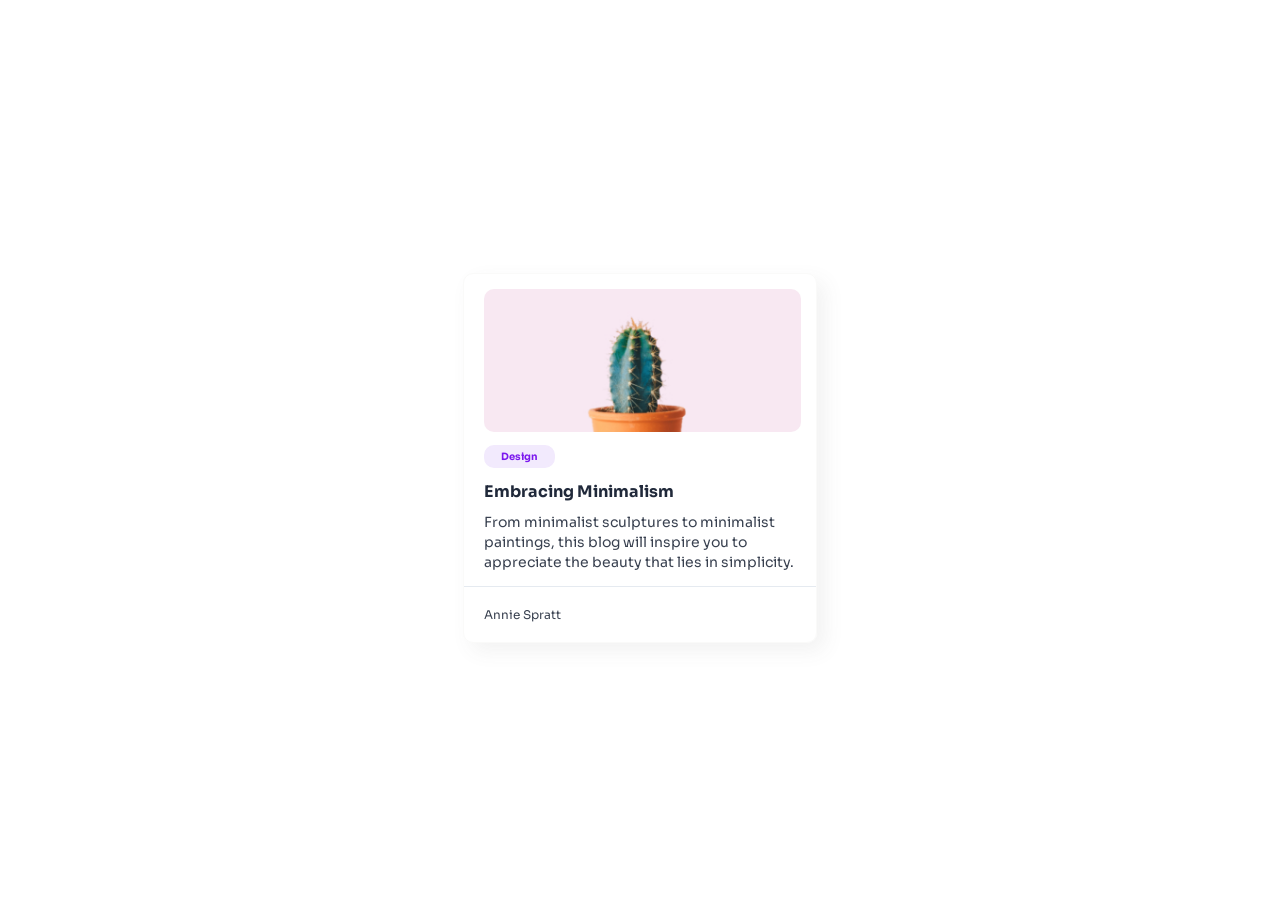
<file: DevChallenge-2/index.html>
<!doctype html>
<html lang="en">
  <head>
    <meta charset="UTF-8" />
    <meta name="viewport" content="width=device-width, initial-scale=1.0" />
    <title>Minimal-Blog Card</title>
    <link rel="preconnect" href="https://fonts.googleapis.com" />
    <link rel="preconnect" href="https://fonts.gstatic.com" crossorigin />
    <link
      href="https://fonts.googleapis.com/css2?family=Sora:wght@100..800&display=swap"
      rel="stylesheet"
    />
    <style>
      .page {
        font-family: "Sora", sans-serif;
        background-color: #ffffff;
        box-sizing: border-box;
        display: flex;
        justify-content: center;
        align-items: center;
        min-height: 100vh;
      }
      .card {
        width: 22em;
        height: 23em;
        border: 1px solid #fafaf9;
        box-shadow: 8px 8px 20px 0px rgba(85, 85, 85, 0.08);
        border-radius: 10px;
      }
      img {
        border-radius: 10px;
        width: 90%;
        margin: 15px 20px 5px;
      }
      #capsule {
        border: 2px solid #f2eafd;
        border-radius: 10px;
        font-size: 10px;
        display: inline-block;
        padding: 3px 15px;
        margin: 3px 20px;
        background-color: #f2eafd;
        color: #7c19ee;
      }
      .text {
        padding-left: 20px;
        margin-top: 5px;
      }
      .text p:first-child {
        color: #20293a;
        font-size: 16px;
        margin-top: 10px;
        margin-bottom: 0px;
      }
      .text p:nth-child(2) {
        color: #394150;
        font-size: 14px;
        margin-top: 10px;
        line-height: 20px;
      }
      hr {
        border: none;
        border-top: 1px solid #e5eaf0;
      }
      .author {
        color: #394150;
        padding-left: 20px;
        font-size: 12px;
        margin-top: 20px;
      }

      @media (max-width: 600px) {
        .card {
          width: 20em;
          height: 23em;
        }
      }
    </style>
  </head>
  <body>
    <div class="page">
      <div class="card">
        <img src="Cactus.jpg" alt="cactus" />
        <div id="capsule"><strong>Design</strong></div>
        <div class="text">
          <p><strong>Embracing Minimalism</strong></p>
          <p>
            From minimalist sculptures to minimalist paintings, this blog will
            inspire you to appreciate the beauty that lies in simplicity.
          </p>
        </div>
        <hr />
        <p class="author">Annie Spratt</p>
      </div>
    </div>
  </body>
</html>
</file>
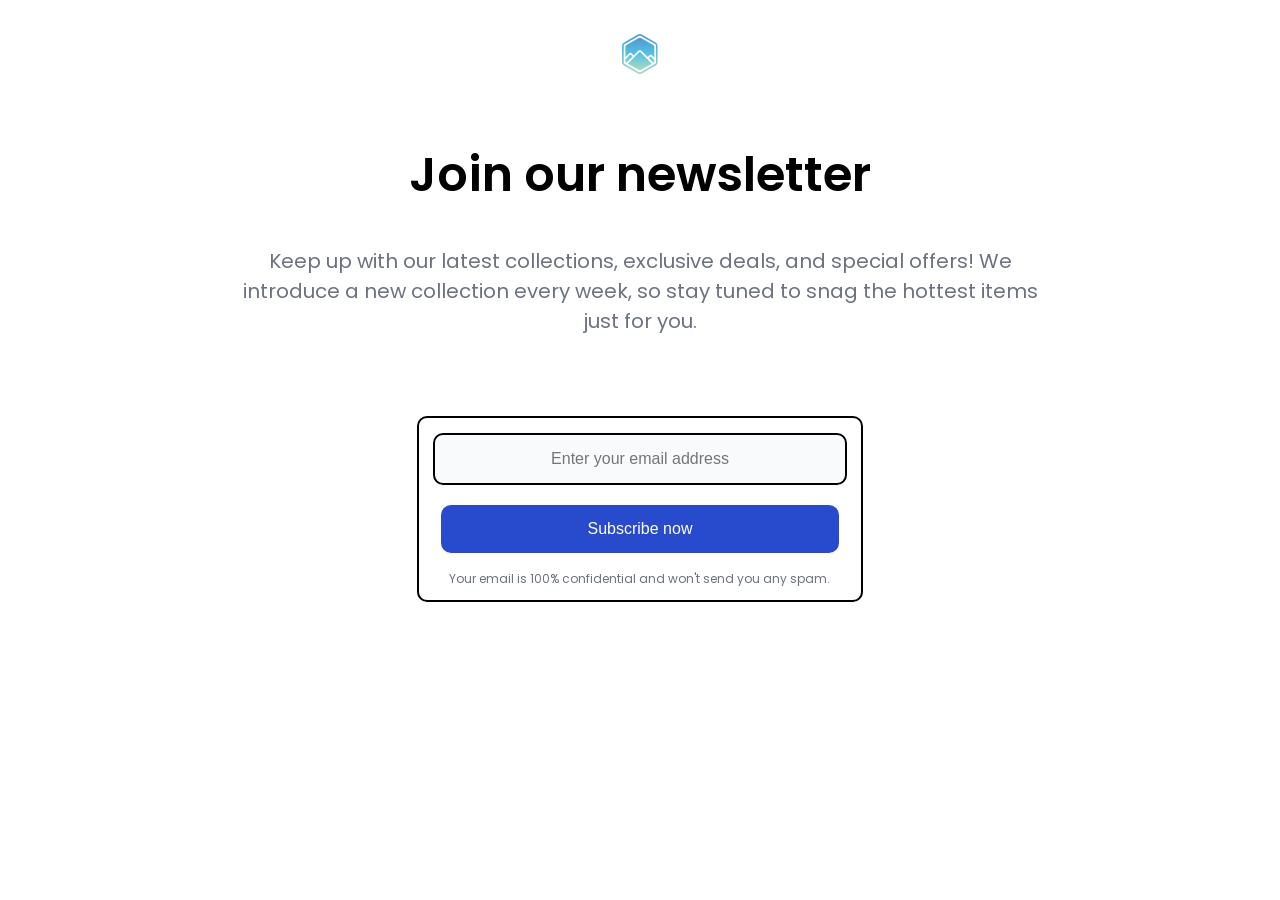
<file: DevChallenge-3/index.html>
<!doctype html>
<html lang="en">
  <head>
    <meta charset="UTF-8" />
    <meta name="viewport" content="width=device-width, initial-scale=1.0" />
    <title>Join our NewsLetter.</title>
    <link rel="preconnect" href="https://fonts.googleapis.com" />
    <link rel="preconnect" href="https://fonts.gstatic.com" crossorigin />
    <link
      href="https://fonts.googleapis.com/css2?family=Poppins:ital,wght@0,100;0,200;0,300;0,400;0,500;0,600;0,700;0,800;0,900;1,100;1,200;1,300;1,400;1,500;1,600;1,700;1,800;1,900&display=swap"
      rel="stylesheet"
    />
    <style>
      body {
        font-family: "Poppins", sans-serif;
        text-align: center;
      }
      img {
        padding: 20px;
      }
      h1 {
        padding: 0px;
        font-size: 48px;
        font-weight: 600;
      }
      article {
        color: #6c727f;
        font-size: 20px;
        font-weight: 400;
      }
      article p {
        padding: 3px 20px 40px 20px;
        margin: 10px auto;
        max-width: 800px;
      }
      .box {
        border: 2px solid black;
        border-radius: 10px;
        /* font-weight:400 ; */
        /* display: flex;
            align-items: center;
            justify-content: center; */
        width: 35%;
        height: 40%;
        margin: 40px auto;
      }
      input {
        border: 2px solid black;
        color: #394150;
        background-color: #f9fafb;
        padding: 15px 50px;
        margin: 15px 0px;
        text-align: center;
        font-size: 16px;
        font-weight: 500;
        border-radius: 10px;
        width: 70%;
      }
      #blue {
        border-radius: 10px;
        background-color: #284bce;
        color: #ffffff;
        border: none;
        font-size: 16px;
        padding: 15px 100px;
        margin: 5px 0px;
        width: 90%;
      }
      .box p {
        color: #6c727f;
        font-size: 12px;
      }
      @media (max-width: 768px) {
        h1 {
          font-size: 36px;
        }

        article p {
          margin: 10px 20px;
          padding: 3px 10px 30px;
        }

        .box {
          width: 90%;
          margin: 30px auto;
        }

        input {
          width: 90%;
          padding: 15px;
        }

        #blue {
          width: 90%;
          padding: 15px;
        }
      }
    </style>
  </head>
  <body>
    <img src="logo.svg" alt="logo" />
    <h1>Join our newsletter</h1>
    <article>
      <p>
        Keep up with our latest collections, exclusive deals, and special
        offers! We introduce a new collection every week, so stay tuned to snag
        the hottest items just for you.
      </p>
    </article>
    <div class="box">
      <input type="email" placeholder="Enter your email address" />
      <button id="blue">Subscribe now</button>
      <p>Your email is 100% confidential and won't send you any spam.</p>
    </div>
  </body>
</html>
</file>
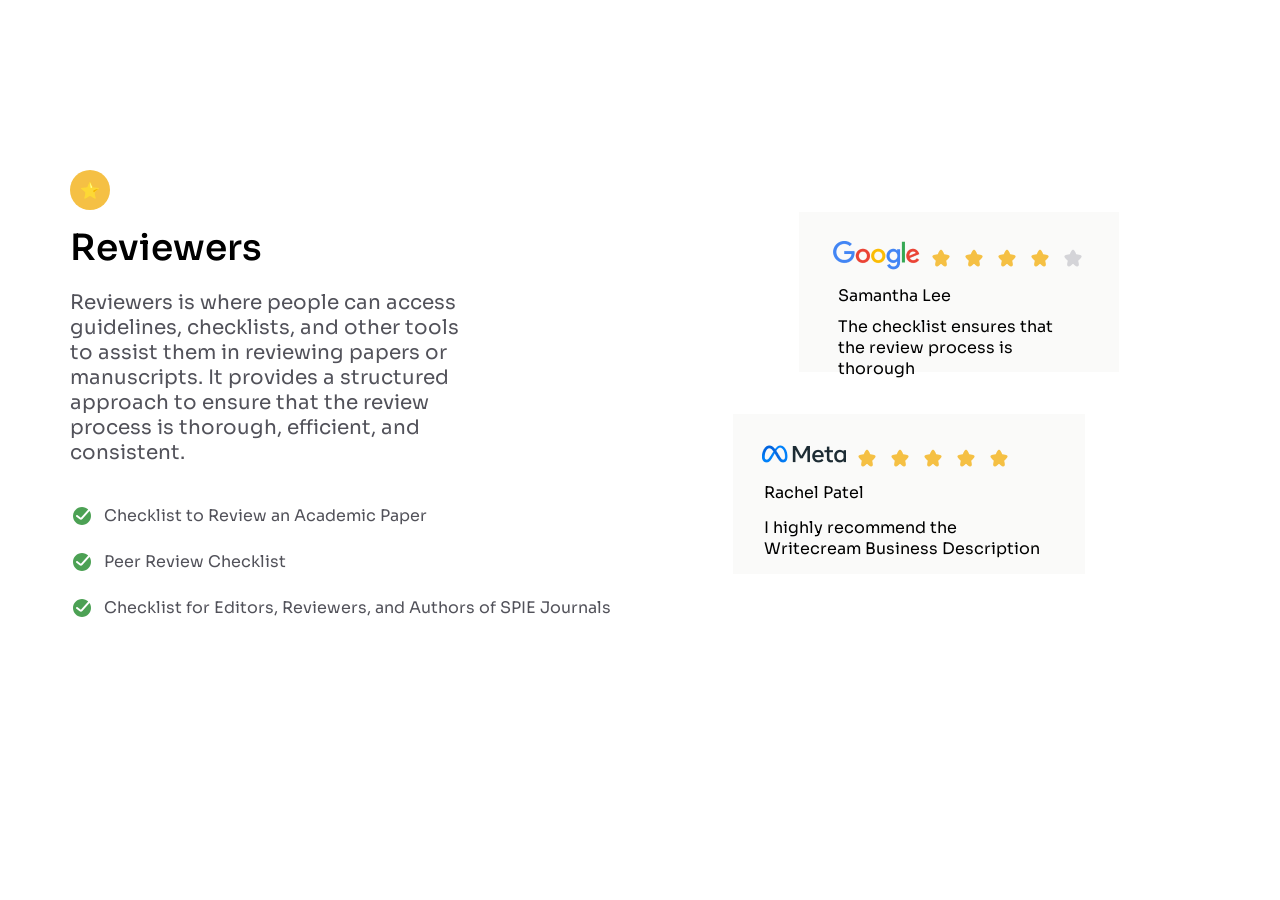
<file: DevChallenge-5/index.html>
<!doctype html>
<html lang="en">
  <head>
    <meta charset="UTF-8" />
    <meta name="viewport" content="width=device-width, initial-scale=1.0" />
    <title>Testimonial Page</title>
    <link rel="preconnect" href="https://fonts.googleapis.com" />
    <link rel="preconnect" href="https://fonts.gstatic.com" crossorigin />
    <link
      href="https://fonts.googleapis.com/css2?family=Sora:wght@100..800&display=swap"
      rel="stylesheet"
    />
    <style>
      * {
        padding: 0;
        margin: 0;
        box-sizing: border-box;
        font-family: "Sora", sans-serif;
      }
      .main {
        margin: 120px 20px;
        padding: 50px;
        display: flex;
        justify-content: space-between;
      }
      #circle {
        background-color: #f5c044;
        /*border: 2px solid #F5C044; */
        border-radius: 50%;
        padding: 7px;
        height: 40px;
        width: 40px;
        display: flex;
        align-items: center;
        justify-content: center;
      }
      #title {
        font-size: 36px;
        font-weight: 550;
        margin-top: 15px;
      }
      #body {
        color: #52525a;
        font-size: 20px;
        margin-top: 20px;
        width: 65%;
      }
      .list {
        margin-top: 30px;
        display: flex;
        flex-direction: column;
        gap: 5px;
      }
      .items {
        color: #52525a;
        display: flex;
        align-items: center;
      }
      span {
        padding: 10px;
      }
      .google {
        border: 4px solid #fafaf9;
        height: 10em;
        width: 20em;
        background-color: #fafaf9;
        padding: 25px;
        margin: 42px 91px;
      }
      .google p {
        margin: 10px;
      }
      .google img {
        margin-left: 5px;
      }
      .fb {
        border: 4px solid #fafaf9;
        height: 10em;
        width: 22em;
        background-color: #fafaf9;
        padding: 20px;
        margin: 18px 25px;
      }
      .fb p {
        padding: 7px;
      }
      .fb img {
        margin-left: 5px;
      }
    </style>
  </head>
  <body>
    <div class="main">
      <div class="left">
        <div id="circle">⭐️</div>
        <p id="title">Reviewers</p>
        <p id="body">
          Reviewers is where people can access guidelines, checklists, and other
          tools to assist them in reviewing papers or manuscripts. It provides a
          structured approach to ensure that the review process is thorough,
          efficient, and consistent.
        </p>
        <div class="list">
          <div class="items">
            <img src="Done_ring_round_fill.svg" alt="ring" />
            <span>Checklist to Review an Academic Paper</span>
          </div>
          <div class="items">
            <img src="Done_ring_round_fill.svg" alt="ring" />
            <span>Peer Review Checklist</span>
          </div>
          <div class="items">
            <img src="Done_ring_round_fill.svg" alt="ring" />
            <span
              >Checklist for Editors, Reviewers, and Authors of SPIE
              Journals</span
            >
          </div>
        </div>
      </div>
      <div class="right">
        <div class="google">
          <img src="google-png.png" alt="logo" />
          <img src="Star_fill.svg" alt="star" />
          <img src="Star_fill.svg" alt="star" />
          <img src="Star_fill.svg" alt="star" />
          <img src="Star_fill.svg" alt="star" />
          <img src="Star_fill_gray.svg" alt="gray" />
          <p>Samantha Lee</p>
          <p>The checklist ensures that the review process is thorough</p>
        </div>
        <div class="fb">
          <img src="meta-png.png" alt="fb" />
          <img src="Star_fill.svg" alt="star" />
          <img src="Star_fill.svg" alt="star" />
          <img src="Star_fill.svg" alt="star" />
          <img src="Star_fill.svg" alt="star" />
          <img src="Star_fill.svg" alt="star" />
          <p>Rachel Patel</p>
          <p>I highly recommend the Writecream Business Description</p>
        </div>
      </div>
    </div>
  </body>
</html>
</file>
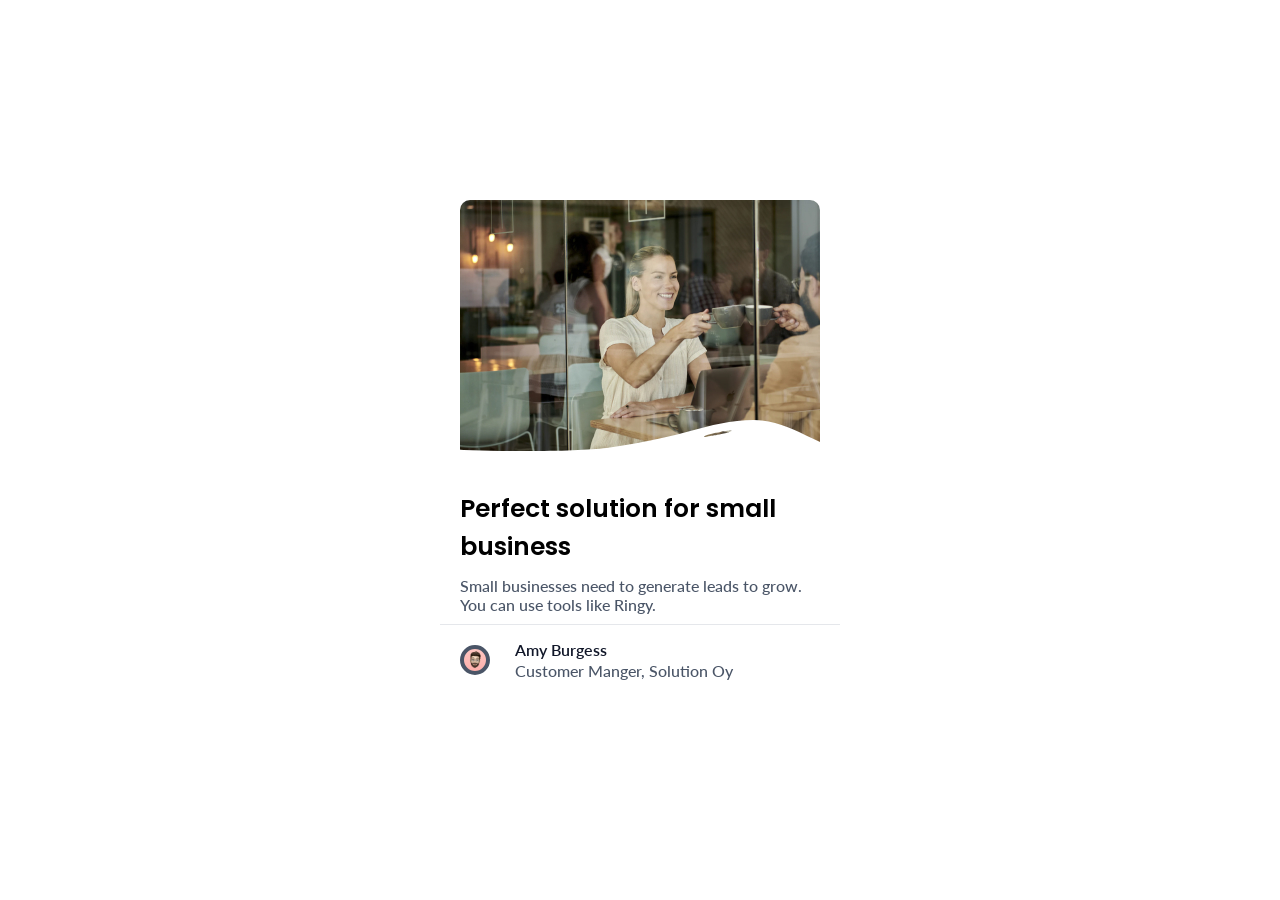
<file: DevChallenge-6/index.html>
<!doctype html>
<html lang="en">
  <head>
    <meta charset="UTF-8" />
    <meta name="viewport" content="width=device-width, initial-scale=1.0" />
    <title>Business Blog card</title>
    <link rel="stylesheet" href="style.css" />
    <link rel="preconnect" href="https://fonts.googleapis.com" />
    <link rel="preconnect" href="https://fonts.gstatic.com" crossorigin />
    <link
      href="https://fonts.googleapis.com/css2?family=Lato:ital,wght@0,100;0,300;0,400;0,700;0,900;1,100;1,300;1,400;1,700;1,900&display=swap"
      rel="stylesheet"
    />
    <link rel="preconnect" href="https://fonts.googleapis.com" />
    <link rel="preconnect" href="https://fonts.gstatic.com" crossorigin />
    <link
      href="https://fonts.googleapis.com/css2?family=Poppins:ital,wght@0,100;0,200;0,300;0,400;0,500;0,600;0,700;0,800;0,900;1,100;1,200;1,300;1,400;1,500;1,600;1,700;1,800;1,900&display=swap"
      rel="stylesheet"
    />
  </head>
  <body>
    <div class="card">
      <div class="white">
        <img src="white-overlay.svg" alt="design" />
        <div class="title">Perfect solution for small business</div>
        <div id="text">
          Small businesses need to generate leads to grow. You can use tools
          like Ringy.
        </div>
        <hr />
        <div class="contact">
            <div id="logo"></div>
        <div class="person">
            <p id="name">Amy Burgess</p>
          <p id="job">Customer Manger, Solution Oy</p>
        </div>
        </div>
      </div>
    </div>
  </body>
</html>
</file>
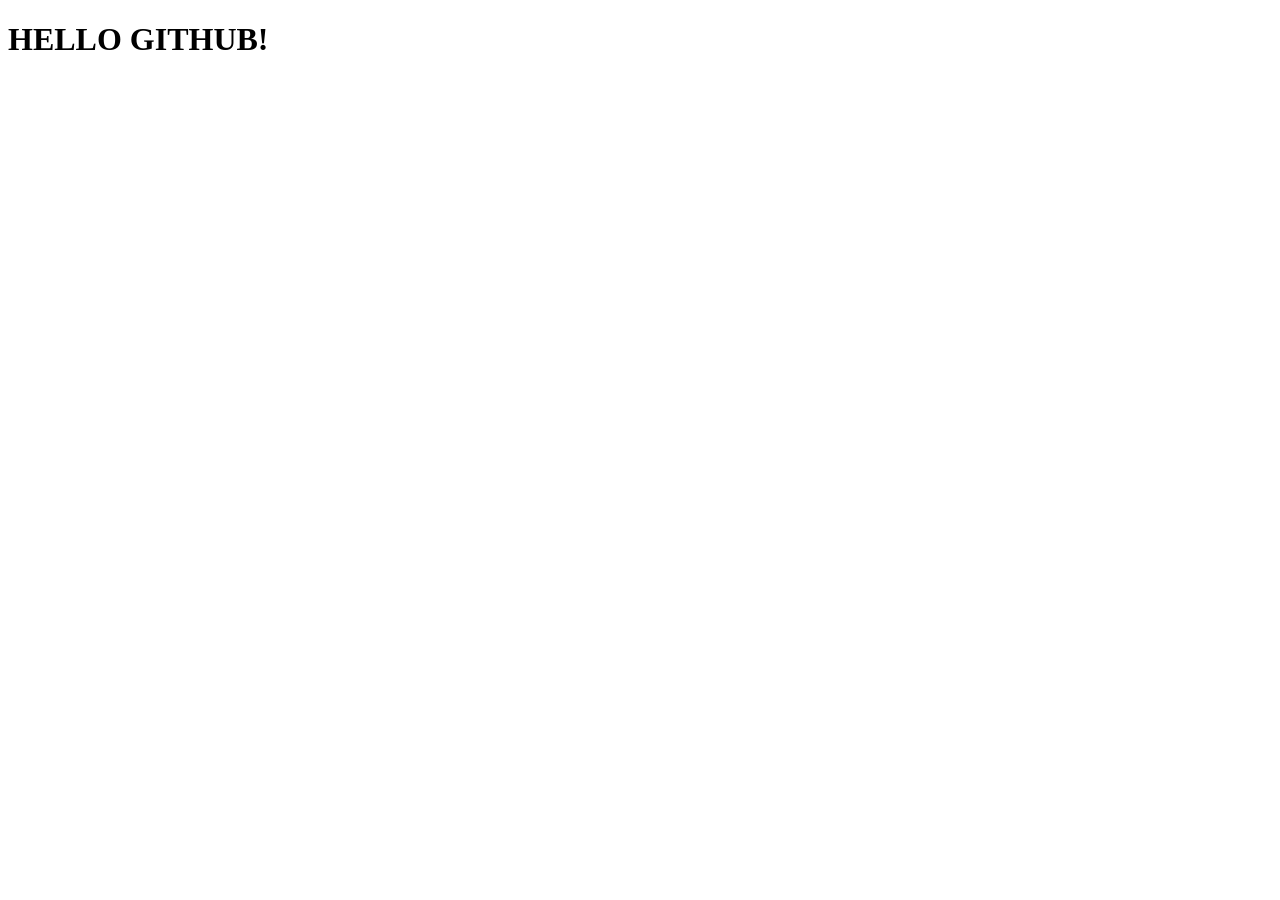
<file: HTML/index.html>
<!doctype html>
<html lang="en">
  <head>
    <meta charset="UTF-8" />
    <meta name="viewport" content="width=device-width, initial-scale=1.0" />
    <title>My HTML Practice</title>
  </head>
  <body>
    <h1>HELLO GITHUB!</h1>
  </body>
</html>
</file>
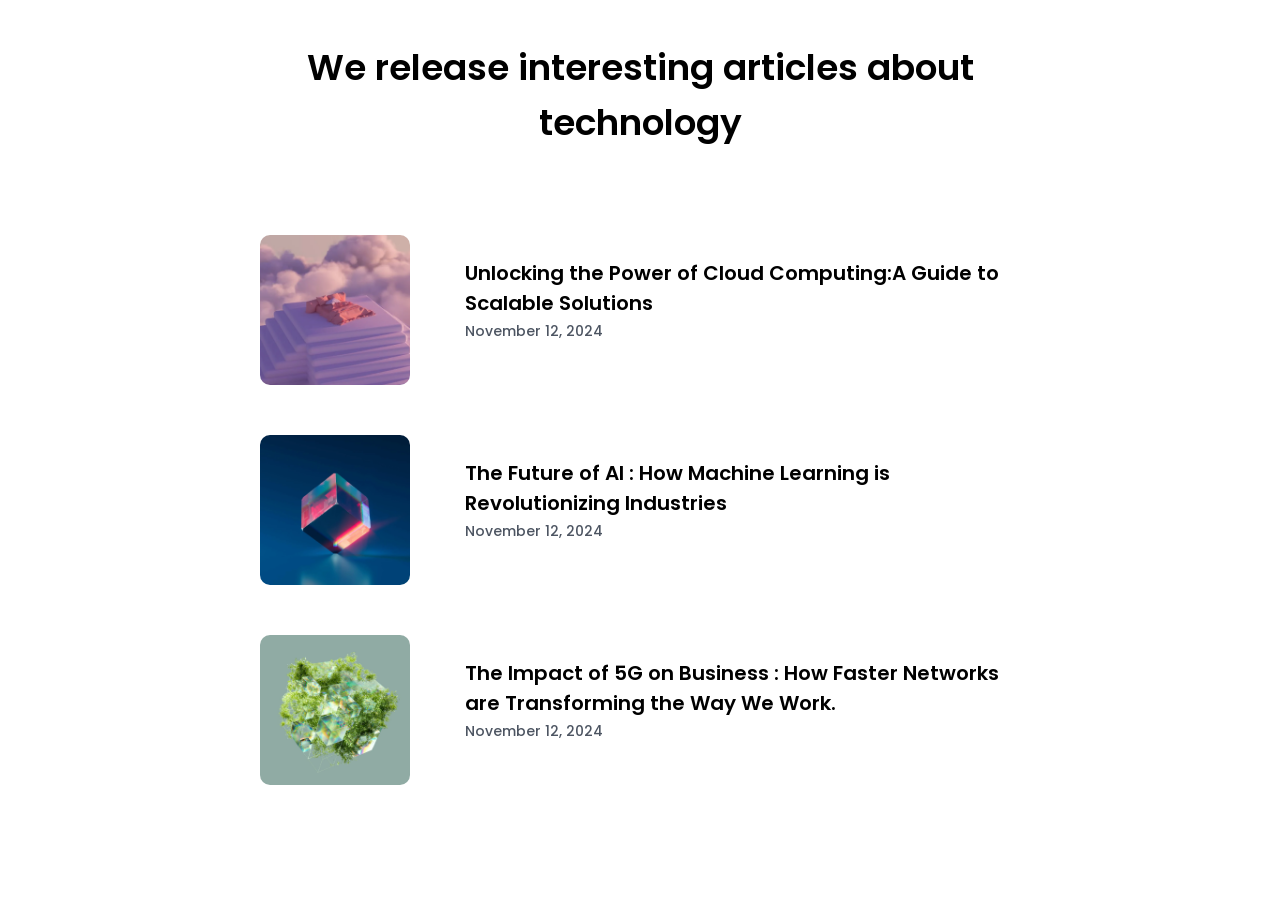
<file: Dev Challenges/DevChallenge-4/index.html>
<!doctype html>
<html lang="en">
  <head>
    <meta charset="UTF-8" />
    <meta name="viewport" content="width=device-width, initial-scale=1.0" />
    <title>Simple article Listing</title>
    <link rel="preconnect" href="https://fonts.googleapis.com" />
    <link rel="preconnect" href="https://fonts.gstatic.com" crossorigin />

    <link
      href="https://fonts.googleapis.com/css2?family=Poppins:ital,wght@0,100;0,200;0,300;0,400;0,500;0,600;0,700;0,800;0,900;1,100;1,200;1,300;1,400;1,500;1,600;1,700;1,800;1,900&display=swap"
      rel="stylesheet"
    />
    <style>
      * {
        padding: 0;
        margin: 0;
        box-sizing: border-box;
        font-family: "Poppins", sans-serif;
      }
      main p {
        color: #000000;
        text-align: center;
        font-size: 36px;
        font-weight: 600;
        max-width: 700px;
        margin: 40px auto;
        padding-bottom: 20px;
      }
      .art1 {
        display: flex;
        align-items: center;
        justify-content: center;
      }
      .art1 img {
        margin: 25px;
        border-radius: 10px;
      }
      .content {
        width: 550px;
        margin: 30px;
        padding-bottom: 20px;
        gap: 20px;
      }
      .content p {
        color: #000000;
        font-size: 20px;
        font-weight: 600;
      }
      .content span {
        color: #4d5562;
        font-size: 14px;
        font-weight: 500;
      }
      img {
        height: 150px;
        width: 150px;
      }
      @media (max-width: 700px) {
        .main {
          font-size: 28px;
          width: 90%;
        }

        .art1 {
          flex-direction: column;
          align-items: flex-start;
          gap: 15px;
        }

        .content {
          width: 100%;
        }

        .art1 img {
          width: 100%;
          height: auto;
        }
      }
    </style>
  </head>
  <body>
    <main>
      <p>We release interesting articles about technology</p>
    </main>
    <!--article-1-->
    <div class="art1">
      <img src="photo_1.png" alt="pic1" />
      <div class="content">
        <p>
          Unlocking the Power of Cloud Computing:A Guide to Scalable Solutions
        </p>
        <span>November 12, 2024</span>
      </div>
    </div>
    <div class="art1">
      <img src="photo_2.png" alt="pic2" />
      <div class="content">
        <p>
          The Future of AI : How Machine Learning is Revolutionizing Industries
        </p>
        <span>November 12, 2024</span>
      </div>
    </div>
    <div class="art1">
      <img src="photo_3.png" alt="pic3" />
      <div class="content">
        <p>
          The Impact of 5G on Business : How Faster Networks are Transforming
          the Way We Work.
        </p>
        <span>November 12, 2024</span>
      </div>
    </div>
  </body>
</html>
</file>
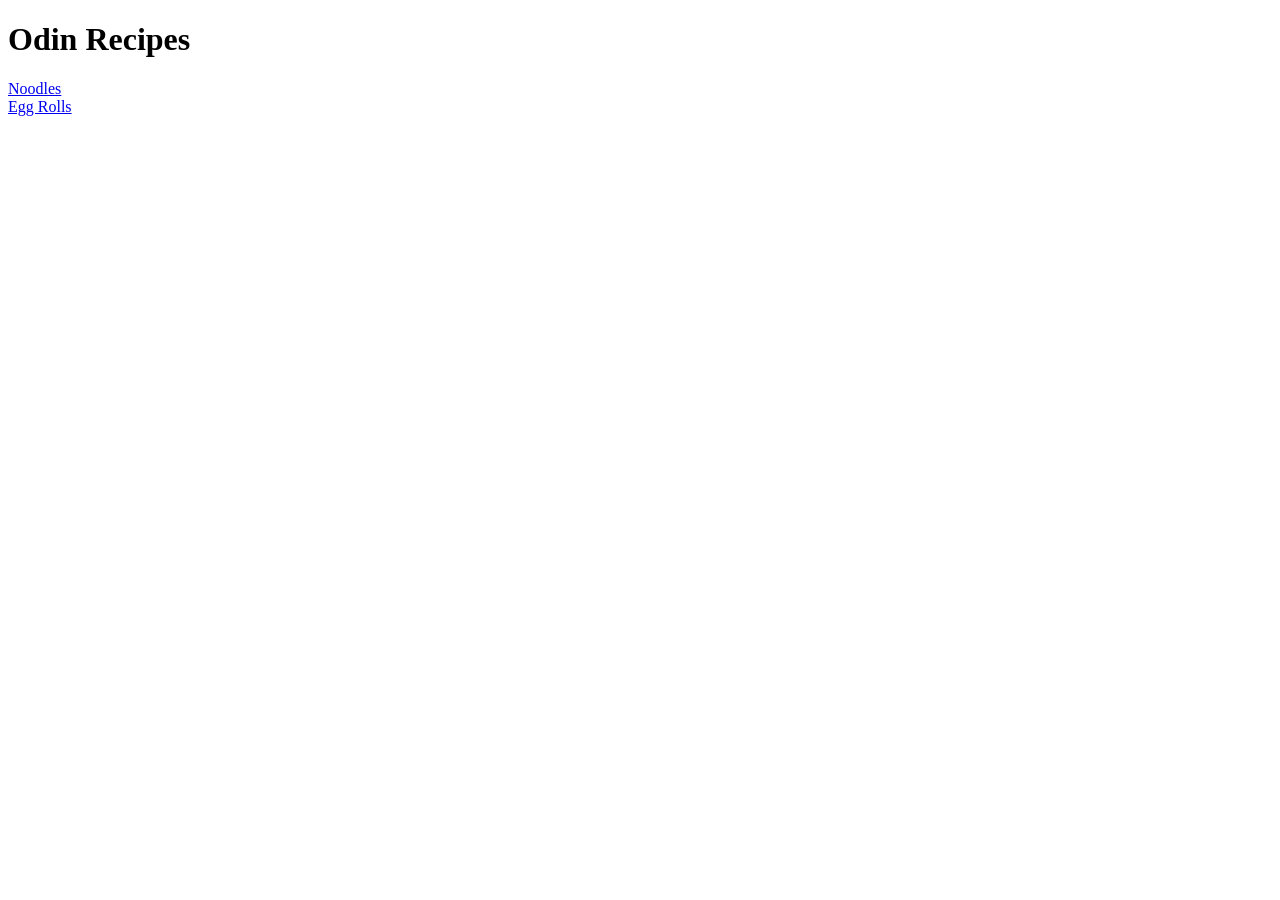
<file: HTML/odinrecipes/index.html>
<!DOCTYPE html>
<html lang="en">
<head>
    <meta charset="UTF-8">
    <meta name="viewport" content="width=device-width, initial-scale=1.0">
    <title>Document</title>
</head>
<body>
    <h1>Odin Recipes</h1>
    <a href="recipes/noodles.html">Noodles</a><br>
    <a href="recipes/eggrolls.html">Egg Rolls</a>
</body>
</html>
</file>
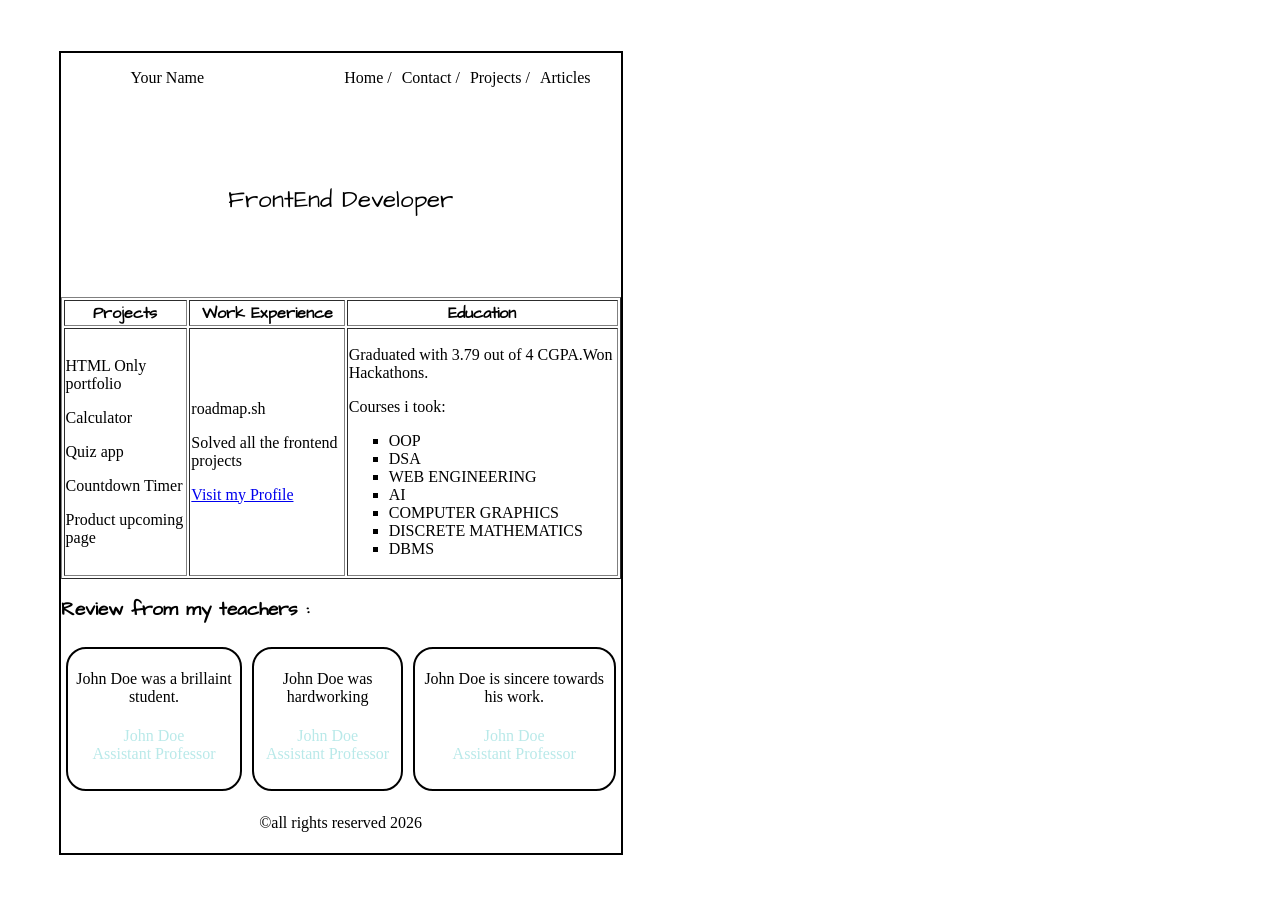
<file: HTML/basicWebsite.html>
<!doctype html>
<html lang="en">
  <head>
    <meta charset="UTF-8" />
    <meta name="viewport" content="width=device-width, initial-scale=1.0" />
    <title>Basic Website</title>
    <link rel="preconnect" href="https://fonts.googleapis.com" />
    <link rel="preconnect" href="https://fonts.gstatic.com" crossorigin />
    <link
      href="https://fonts.googleapis.com/css2?family=Architects+Daughter&display=swap"
      rel="stylesheet"
    />
    <style>
      .box {
        border: 2px solid black;
        width: 35em;
        height: 50em;
        justify-self: center;
        margin: 4%;
      }
      nav {
        display: flex;
        justify-content: space-between;
        align-items: center;
        padding: 0 30px;
      }
      .right {
        display: flex;
        gap: 10px;
      }
      ul {
        list-style: none;
      }
      .left {
        margin-right: auto;
      }
      .up h2 {
        font-family: "Architects Daughter", cursive;
        font-weight: 400;
        text-align: center;
        margin: 80px;
      }
      #table {
        list-style: square;
      }
      .middle {
        margin-top: 80px;
      }
      .down {
        display: flex;
      }
      .card {
        border: 2px solid black;
        border-radius: 20px;
        padding: 5px;
        margin: 5px;
        text-align: center;
      }
      #john {
        /* text-align: left; */
        padding: 5px;
        color: #b9e9e9;
      }
      footer {
        text-align: center;
      }
    </style>
  </head>
  <body>
    <div class="box">
      <div class="up">
        <nav>
          <ul class="left">
            <li>Your Name</li>
          </ul>
          <ul class="right">
            <li>Home /</li>
            <li>Contact /</li>
            <li>Projects /</li>
            <li>Articles</li>
          </ul>
        </nav>
        <h2>FrontEnd Developer</h2>
      </div>
      <div class="middle">
        <table border="1">
          <tr
            style="font-family: Architects Daughter"
            ,
            cursive;
            font-weight:
            400;
          >
            <th>Projects</th>
            <th>Work Experience</th>
            <th>Education</th>
          </tr>
          <tr>
            <td>
              <p>HTML Only portfolio</p>
              <p>Calculator</p>
              <p>Quiz app</p>
              <p>Countdown Timer</p>
              <p>Product upcoming page</p>
            </td>
            <td>
              <p>roadmap.sh</p>
              <p>Solved all the frontend projects</p>
              <p><a href="#">Visit my Profile</a></p>
            </td>
            <td>
              <p>Graduated with 3.79 out of 4 CGPA.Won Hackathons.</p>
              <p>Courses i took:</p>
              <ul id="table">
                <li>OOP</li>
                <li>DSA</li>
                <li>WEB ENGINEERING</li>
                <li>AI</li>
                <li>COMPUTER GRAPHICS</li>
                <li>DISCRETE MATHEMATICS</li>
                <li>DBMS</li>
              </ul>
            </td>
          </tr>
        </table>
      </div>
      <h3 style="font-family: Architects Daughter" , cursive;>
        Review from my teachers :
      </h3>
      <div class="down">
        <div class="card">
          <p>John Doe was a brillaint student.</p>
          <p id="john">John Doe <br />Assistant Professor</p>
        </div>
        <div class="card">
          <p>John Doe was hardworking</p>
          <p id="john">John Doe <br />Assistant Professor</p>
        </div>
        <div class="card">
          <p>John Doe is sincere towards his work.</p>
          <p id="john">John Doe <br />Assistant Professor</p>
        </div>
      </div>
      <br />
      <footer>&copy;all rights reserved 2026</footer>
    </div>
  </body>
</html>
</file>
<file: DevChallenge-6/style.css>
*{
    padding: 0;
    margin: 0;
    box-sizing: border-box;

}


body{
    display: flex;
    justify-content: center;
    align-items: center;
    min-height: 100vh;
    
}
.card{
    /* border: 1px solid #ffffff; */
    border-radius: 10px;
    width: 360px;
    height: 500px;
    /* margin: 100px; */
    background-image: url("hero-image-1.jpg");
    background-repeat:no-repeat ;
    display: flex;
    align-items: center;
    justify-content: center;
}
.white img{
    width:400px ;
    padding-top:50px ;
    margin: 165px 0px 0px 0px;
}
.title{
    font-family: "Poppins", sans-serif;
    font-size: 25px;
    font-weight: 600;
    margin: 0px 20px;
}
.contact,#text{
    font-family: "Lato", sans-serif;
}

#text{
    margin: 10px 20px;
    font-size: 16px;
    font-weight: 500;
    color:#4A5567;
}
.contact{
    display: flex;
    align-items: center;
    /* justify-content: center; */
}
 #logo{
    width: 30px;
    height: 30px;
    border: 4px solid #4A5567;
    border-radius: 15px;
    margin:20px;
    background-image: url("avatar-image-business-card-1.png");
    background-size:cover; 
    background-position: center;
}
.person{
    margin-left: 5px;
}
#name,#job{
    margin: 0;
}
#name{
    margin-bottom: 2px;
    color:#111729;
    font-weight: 600;
}
hr{
    border:none;
    border-top: 1px solid #e5e7eb;
}
#job{
    color: #4A5567;
    font-weight: 500;
}
@media (max-width:640px) {
    .card{
        width: 90%;
    }
}
@media (max-width:1024px){
    .card{
        width: 400px;
    }
}
</file>
